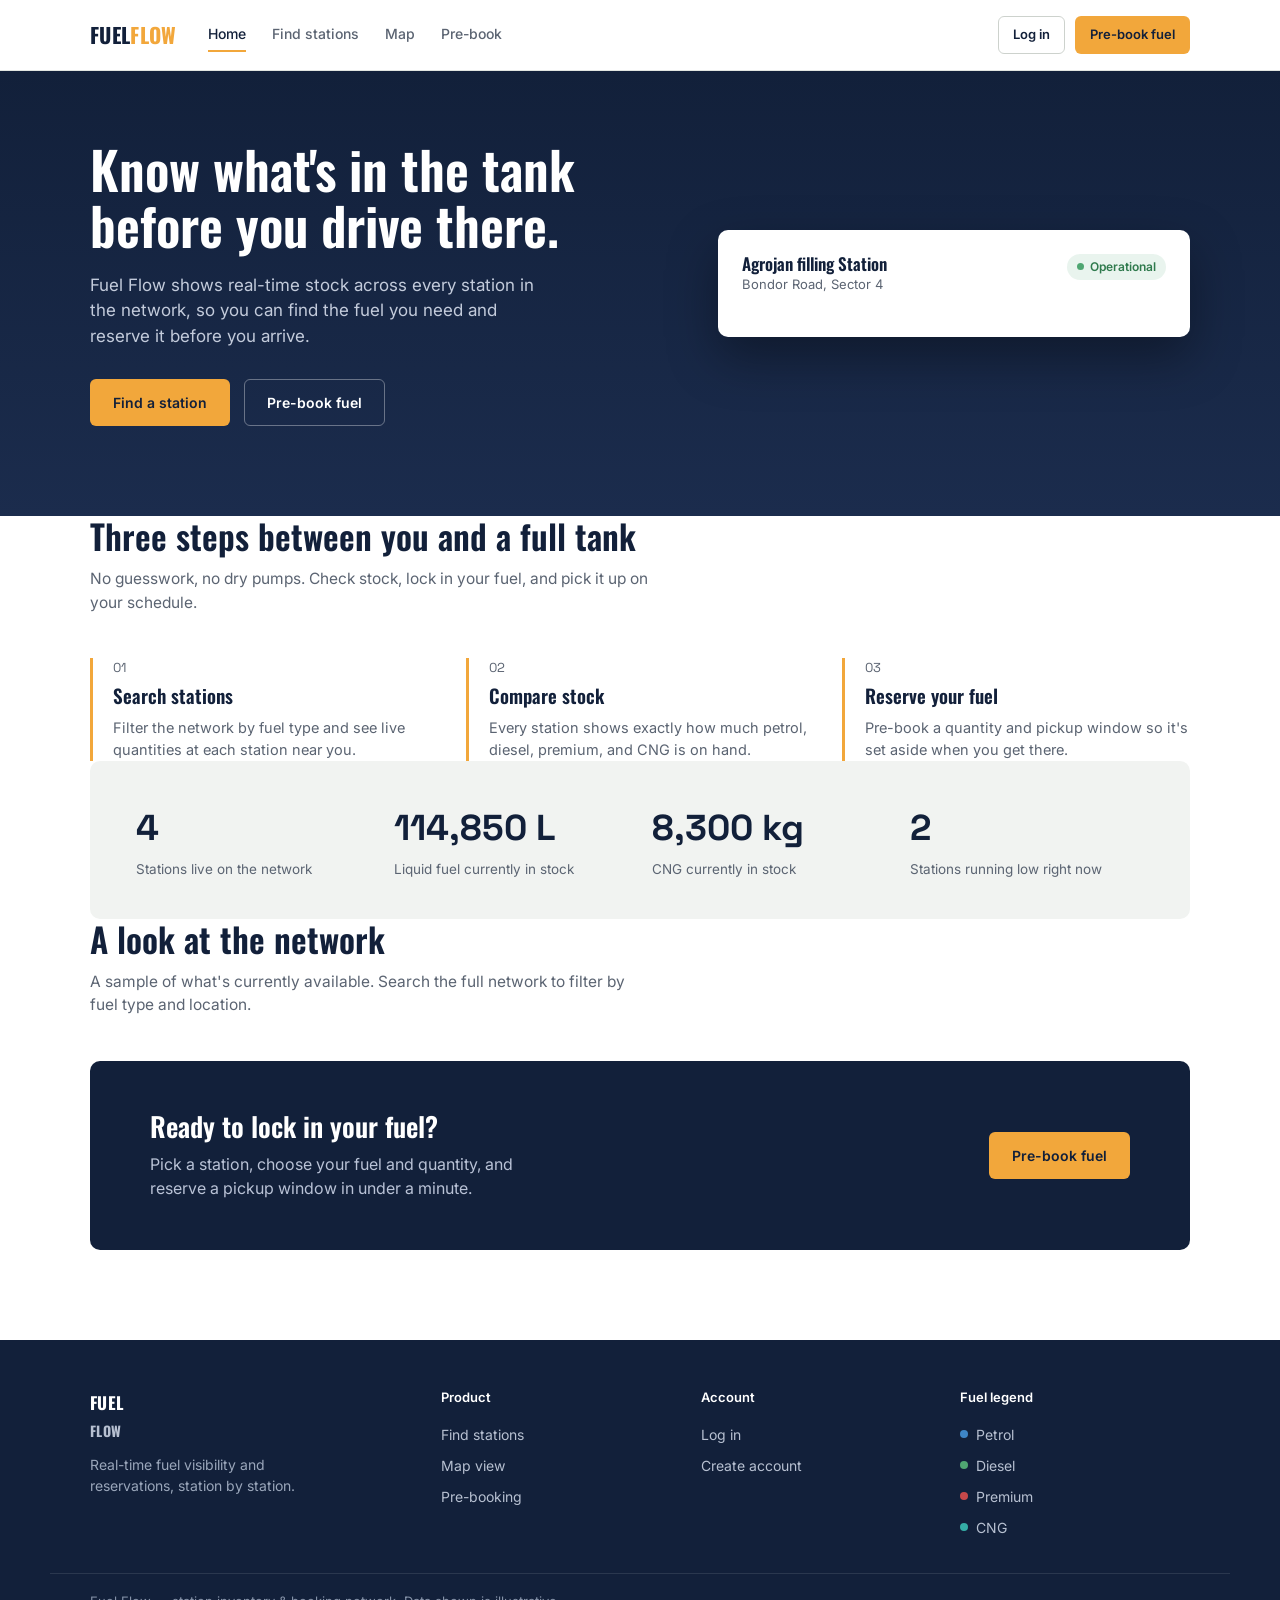
<file: index.html>
<!DOCTYPE html>
<html lang="en">
<head>
<meta charset="UTF-8">
<meta name="viewport" content="width=device-width, initial-scale=1.0">
<title>Fuel Flow — Know before you go</title>
<link rel="stylesheet" href="styles.css">
<style>
  .hero{
    background: linear-gradient(180deg, var(--ink) 0%, var(--ink-2) 100%);
    color: #fff;
    padding: 70px 0 90px;
  }
  .hero-grid{
    display: grid;
    grid-template-columns: 1.1fr 0.9fr;
    gap: 50px;
    align-items: center;
  }
  .hero h1{
    font-size: clamp(34px, 4.5vw, 52px);
    line-height: 1.08;
    margin-bottom: 20px;
  }
  .hero p.lead{
    font-size: 17px;
    color: #c3cbdb;
    max-width: 460px;
    margin-bottom: 30px;
  }
  .hero-actions{ display: flex; gap: 14px; flex-wrap: wrap; }

  .hero-card{
    background: #fff;
    color: var(--ink);
    border-radius: var(--radius-m);
    padding: 24px;
    box-shadow: 0 20px 50px rgba(0,0,0,0.35);
  }
  .hero-card-head{ display: flex; justify-content: space-between; align-items: flex-start; margin-bottom: 18px; }
  .hero-card-head h3{ font-size: 17px; }
  .hero-card-head .loc{ font-size: 13px; color: var(--muted); margin-top: 2px; }
  .hero-tanks{ display: flex; justify-content: space-between; gap: 10px; }

  section{ padding: 80px 0; }
  .section-head{ max-width: 560px; margin-bottom: 44px; }
  .section-head h2{ font-size: clamp(26px, 3vw, 34px); margin-bottom: 12px; }
  .section-head p{ color: var(--muted); font-size: 15.5px; }

  .steps{ display: grid; grid-template-columns: repeat(3, 1fr); gap: 28px; }
  .step{ border-left: 3px solid var(--amber); padding-left: 20px; }
  .step .num{ font-family: 'Space Grotesk', monospace; font-size: 13px; color: var(--muted); }
  .step h3{ font-size: 19px; margin: 8px 0 10px; }
  .step p{ color: var(--muted); font-size: 14.5px; }

  .stats{
    background: var(--paper-alt);
    border-radius: var(--radius-m);
    padding: 40px clamp(20px, 4vw, 46px);
    display: grid;
    grid-template-columns: repeat(4, 1fr);
    gap: 24px;
  }
  .stat .num{ font-family: 'Space Grotesk', monospace; font-size: clamp(26px, 3vw, 36px); font-weight: 700; }
  .stat .label{ font-size: 13.5px; color: var(--muted); margin-top: 4px; }

  .stations-preview{ display: grid; grid-template-columns: repeat(3, 1fr); gap: 22px; }
  .preview-card{
    border: 1px solid var(--line);
    border-radius: var(--radius-m);
    padding: 22px;
  }
  .preview-card .top-row{ display: flex; justify-content: space-between; align-items: flex-start; margin-bottom: 16px; }
  .preview-card h3{ font-size: 17px; margin-bottom: 3px; }
  .preview-card .loc{ font-size: 13px; color: var(--muted); }
  .preview-fuels{ display: flex; flex-wrap: wrap; gap: 8px; margin-bottom: 16px; }

  .cta-banner{
    background: var(--ink);
    color: #fff;
    border-radius: var(--radius-m);
    padding: 50px clamp(24px, 5vw, 60px);
    display: flex;
    justify-content: space-between;
    align-items: center;
    gap: 30px;
    flex-wrap: wrap;
  }
  .cta-banner h2{ font-size: 27px; max-width: 420px; }
  .cta-banner p{ color: #b9c2d6; margin-top: 10px; max-width: 420px; }

  @media (max-width: 900px){
    .hero-grid{ grid-template-columns: 1fr; }
    .steps, .stations-preview{ grid-template-columns: 1fr; }
    .stats{ grid-template-columns: repeat(2, 1fr); }
  }
</style>
</head>
<body>

<header class="site-header">
  <div class="nav-wrap" id="navWrap">
    <a href="index.html" class="brand-mark">FUEL<span class="accent">FLOW</span></a>
    <nav class="site-nav">
      <a href="index.html" class="current">Home</a>
      <a href="search.html">Find stations</a>
      <a href="map.html">Map</a>
      <a href="prebook.html">Pre-book</a>
    </nav>
    <div class="nav-actions">
      <a href="login.html" class="btn btn-ghost btn-sm">Log in</a>
      <a href="prebook.html" class="btn btn-amber btn-sm">Pre-book fuel</a>
    </div>
    <button class="nav-toggle" id="navToggle">☰</button>
  </div>
</header>

<section class="hero">
  <div class="container hero-grid">
    <div>
      <h1>Know what's in the tank before you drive there.</h1>
      <p class="lead">Fuel Flow shows real-time stock across every station in the network, so you can find the fuel you need and reserve it before you arrive.</p>
      <div class="hero-actions">
        <a href="search.html" class="btn btn-amber">Find a station</a>
        <a href="prebook.html" class="btn btn-ghost-light">Pre-book fuel</a>
      </div>
    </div>
    <div class="hero-card" id="heroCard">
      <div class="hero-card-head">
        <div>
          <h3>Agrojan filling Station</h3>
          <div class="loc">Bondor Road, Sector 4</div>
        </div>
        <span class="status-pill ok"><span class="dot"></span>Operational</span>
      </div>
      <div class="hero-tanks" id="heroTanks"></div>
    </div>
  </div>
</section>

<section class="container">
  <div class="section-head">
    <h2>Three steps between you and a full tank</h2>
    <p>No guesswork, no dry pumps. Check stock, lock in your fuel, and pick it up on your schedule.</p>
  </div>
  <div class="steps">
    <div class="step">
      <div class="num">01</div>
      <h3>Search stations</h3>
      <p>Filter the network by fuel type and see live quantities at each station near you.</p>
    </div>
    <div class="step">
      <div class="num">02</div>
      <h3>Compare stock</h3>
      <p>Every station shows exactly how much petrol, diesel, premium, and CNG is on hand.</p>
    </div>
    <div class="step">
      <div class="num">03</div>
      <h3>Reserve your fuel</h3>
      <p>Pre-book a quantity and pickup window so it's set aside when you get there.</p>
    </div>
  </div>
</section>

<section class="container">
  <div class="stats">
    <div class="stat">
      <div class="num">4</div>
      <div class="label">Stations live on the network</div>
    </div>
    <div class="stat">
      <div class="num">114,850 L</div>
      <div class="label">Liquid fuel currently in stock</div>
    </div>
    <div class="stat">
      <div class="num">8,300 kg</div>
      <div class="label">CNG currently in stock</div>
    </div>
    <div class="stat">
      <div class="num">2</div>
      <div class="label">Stations running low right now</div>
    </div>
  </div>
</section>

<section class="container">
  <div class="section-head">
    <h2>A look at the network</h2>
    <p>A sample of what's currently available. Search the full network to filter by fuel type and location.</p>
  </div>
  <div class="stations-preview" id="stationsPreview"></div>
</section>

<section class="container">
  <div class="cta-banner">
    <div>
      <h2>Ready to lock in your fuel?</h2>
      <p>Pick a station, choose your fuel and quantity, and reserve a pickup window in under a minute.</p>
    </div>
    <a href="prebook.html" class="btn btn-amber">Pre-book fuel</a>
  </div>
</section>

<footer class="site-footer">
  <div class="footer-grid">
    <div>
      <div class="brand-mark small" style="color:#fff">FUEL<span class="accent">FLOW</span></div>
      <p>Real-time fuel visibility and reservations, station by station.</p>
    </div>
    <div>
      <h4>Product</h4>
      <a href="search.html">Find stations</a>
      <a href="map.html">Map view</a>
      <a href="prebook.html">Pre-booking</a>
    </div>
    <div>
      <h4>Account</h4>
      <a href="login.html">Log in</a>
      <a href="login.html#signup">Create account</a>
    </div>
    <div>
      <h4>Fuel legend</h4>
      <span><i style="background:#3e86c7"></i>Petrol</span>
      <span><i style="background:#4fa672"></i>Diesel</span>
      <span><i style="background:#c6484a"></i>Premium</span>
      <span><i style="background:#35ada6"></i>CNG</span>
    </div>
  </div>
  <div class="footer-bottom">Fuel Flow — station inventory & booking network. Data shown is illustrative.</div>
</footer>

<script src="data.js"></script>
<script>
  document.getElementById('navToggle').addEventListener('click', () => {
    document.getElementById('navWrap').classList.toggle('open');
  });

  // Hero card tanks (Riverside)
  const hero = STATIONS.find(s => s.id === 'riverside');
  const heroTanksEl = document.getElementById('heroTanks');
  hero.tanks.forEach(t => {
    const meta = FUEL_META[t.fuel];
    const pct = Math.round((t.qty / t.cap) * 100);
    const div = document.createElement('div');
    div.className = 'tank-unit';
    div.innerHTML = `
      <div class="tank"><div class="tank-fill" data-pct="${pct}" style="--fuel-color:${meta.color}"></div></div>
      <div class="tank-label">${meta.label}</div>
      <div class="tank-pct">${t.qty.toLocaleString()} ${meta.unit}</div>
    `;
    heroTanksEl.appendChild(div);
  });

  // Station preview cards (first 3)
  const previewEl = document.getElementById('stationsPreview');
  STATIONS.slice(0, 3).forEach(s => {
    const status = stationStatus(s);
    const card = document.createElement('div');
    card.className = 'preview-card';
    const fuelsHtml = s.tanks.map(t => {
      const meta = FUEL_META[t.fuel];
      return `<span class="fuel-chip"><span class="swatch" style="background:${meta.color}"></span>${meta.label}<span class="fqty">${t.qty.toLocaleString()} ${meta.unit}</span></span>`;
    }).join('');
    card.innerHTML = `
      <div class="top-row">
        <div>
          <h3>${s.name}</h3>
          <div class="loc">${s.address}</div>
        </div>
        <span class="status-pill ${status}"><span class="dot"></span>${status === 'ok' ? 'Operational' : 'Low stock'}</span>
      </div>
      <div class="preview-fuels">${fuelsHtml}</div>
      <a href="prebook.html?station=${s.id}" class="btn btn-ghost btn-sm btn-block">Pre-book here</a>
    `;
    previewEl.appendChild(card);
  });

  requestAnimationFrame(() => {
    setTimeout(() => {
      document.querySelectorAll('.tank-fill').forEach(el => el.style.height = el.dataset.pct + '%');
    }, 150);
  });
</script>

</body>
</html>
</file>
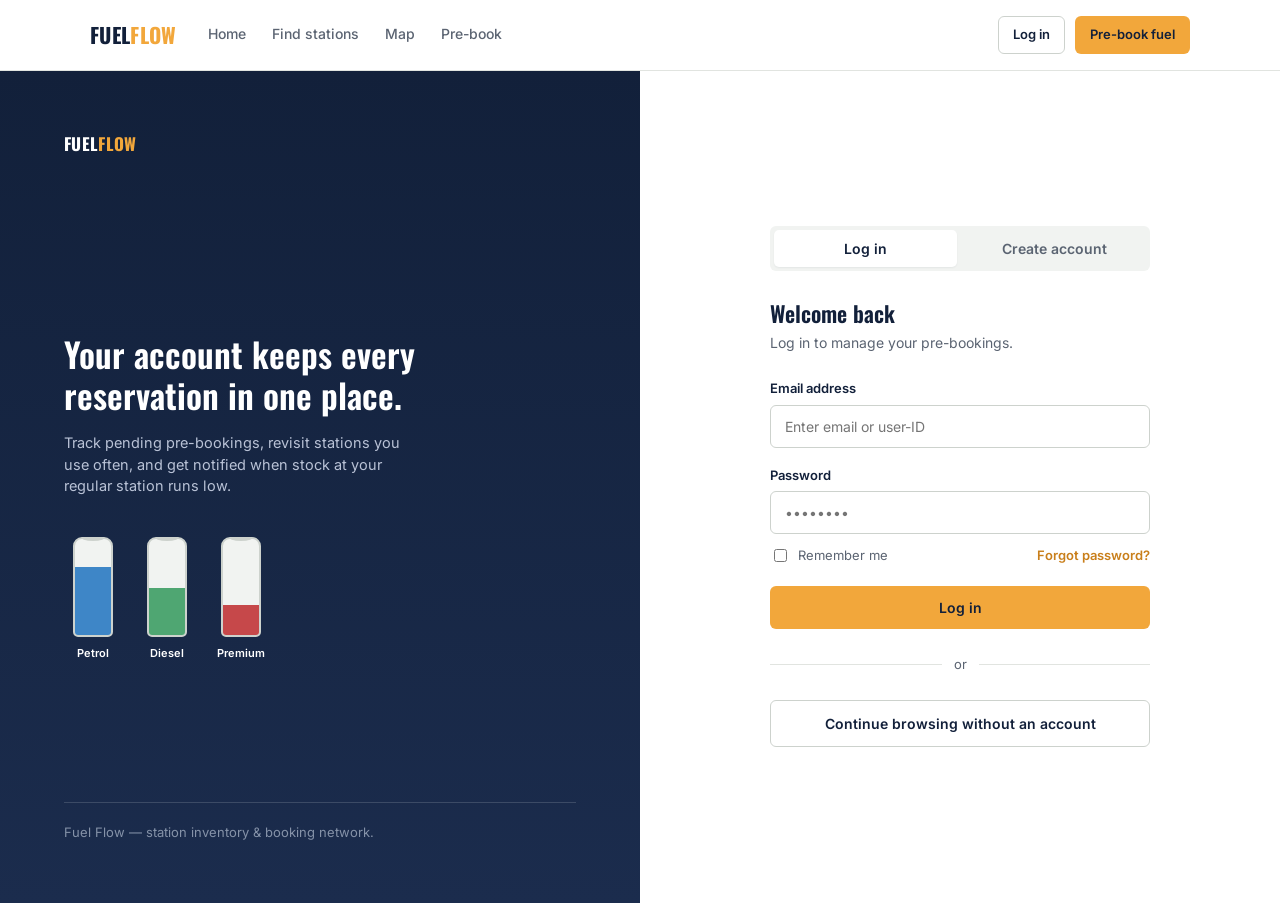
<file: login.html>
<!DOCTYPE html>
<html lang="en">
<head>
<meta charset="UTF-8">
<meta name="viewport" content="width=device-width, initial-scale=1.0">
<title>Fuel Flow — Log in</title>
<link rel="stylesheet" href="styles.css">
<style>
  .auth-wrap{
    min-height: calc(100vh - 68px);
    display: grid;
    grid-template-columns: 1fr 1fr;
  }
  .auth-side{
    background: linear-gradient(180deg, var(--ink), var(--ink-2));
    color: #fff;
    padding: 60px clamp(30px, 5vw, 70px);
    display: flex;
    flex-direction: column;
    justify-content: space-between;
  }
  .auth-side h1{ font-size: clamp(26px, 3vw, 34px); line-height: 1.2; margin: 30px 0 16px; max-width: 380px; }
  .auth-side p{ color: #b9c2d6; max-width: 340px; font-size: 14.5px; }
  .auth-side .tanks-row{ display: flex; gap: 16px; margin-top: 40px; }
  .auth-side .quote{ font-size: 13px; color: #8592a8; border-top: 1px solid rgba(255,255,255,0.15); padding-top: 20px; }

  .auth-form-side{
    display: flex;
    align-items: center;
    justify-content: center;
    padding: 60px 30px;
  }
  .auth-card{ width: 100%; max-width: 380px; }
  .tabs{ display: flex; gap: 6px; margin-bottom: 30px; background: var(--paper-alt); border-radius: var(--radius-s); padding: 4px; }
  .tab-btn{
    flex: 1; padding: 10px; border: none; background: transparent; border-radius: 5px;
    font-size: 14px; font-weight: 600; color: var(--muted); cursor: pointer;
  }
  .tab-btn.active{ background: #fff; color: var(--ink); box-shadow: var(--shadow-card); }

  .auth-card h2{ font-size: 22px; margin-bottom: 6px; }
  .auth-card .sub{ font-size: 14px; color: var(--muted); margin-bottom: 26px; }

  .form-panel{ display: none; }
  .form-panel.active{ display: block; }

  .row-between{ display: flex; justify-content: space-between; align-items: center; font-size: 13px; margin: -6px 0 20px; }
  .row-between a{ color: var(--amber-dark); font-weight: 600; }
  .checkbox-line{ display: flex; align-items: center; gap: 8px; color: var(--muted); }

  .divider{ display: flex; align-items: center; gap: 12px; margin: 26px 0; color: var(--muted); font-size: 13px; }
  .divider::before, .divider::after{ content: ""; flex: 1; height: 1px; background: var(--line); }

  .confirm-box{
    display: none;
    border: 1px solid var(--line);
    background: var(--paper-alt);
    border-radius: var(--radius-m);
    padding: 20px;
    font-size: 14px;
    margin-top: 20px;
  }
  .confirm-box.show{ display: block; }

  @media (max-width: 820px){
    .auth-wrap{ grid-template-columns: 1fr; }
    .auth-side{ padding: 40px 24px; }
  }
</style>
</head>
<body>

<header class="site-header">
  <div class="nav-wrap" id="navWrap">
    <a href="index.html" class="brand-mark">FUEL<span class="accent">FLOW</span></a>
    <nav class="site-nav">
      <a href="index.html">Home</a>
      <a href="search.html">Find stations</a>
      <a href="map.html">Map</a>
      <a href="prebook.html">Pre-book</a>
    </nav>
    <div class="nav-actions">
      <a href="login.html" class="btn btn-ghost btn-sm">Log in</a>
      <a href="prebook.html" class="btn btn-amber btn-sm">Pre-book fuel</a>
    </div>
    <button class="nav-toggle" id="navToggle">☰</button>
  </div>
</header>

<div class="auth-wrap">
  <div class="auth-side">
    <div class="brand-mark small" style="color:#fff">FUEL<span class="accent">FLOW</span></div>
    <div>
      <h1>Your account keeps every reservation in one place.</h1>
      <p>Track pending pre-bookings, revisit stations you use often, and get notified when stock at your regular station runs low.</p>
      <div class="tanks-row">
        <div class="tank-unit">
          <div class="tank"><div class="tank-fill" data-pct="71" style="--fuel-color:#3e86c7"></div></div>
          <div class="tank-label" style="color:#fff">Petrol</div>
        </div>
        <div class="tank-unit">
          <div class="tank"><div class="tank-fill" data-pct="49" style="--fuel-color:#4fa672"></div></div>
          <div class="tank-label" style="color:#fff">Diesel</div>
        </div>
        <div class="tank-unit">
          <div class="tank"><div class="tank-fill" data-pct="31" style="--fuel-color:#c6484a"></div></div>
          <div class="tank-label" style="color:#fff">Premium</div>
        </div>
      </div>
    </div>
    <div class="quote">Fuel Flow — station inventory & booking network.</div>
  </div>

  <div class="auth-form-side">
    <div class="auth-card">
      <div class="tabs">
        <button class="tab-btn active" data-tab="login">Log in</button>
        <button class="tab-btn" data-tab="signup">Create account</button>
      </div>

      <div class="form-panel active" id="panel-login">
        <h2>Welcome back</h2>
        <div class="sub">Log in to manage your pre-bookings.</div>
        <form id="loginForm" novalidate>
          <div class="field">
            <label for="loginEmail">Email address</label>
            <input type="email" id="loginEmail" placeholder="Enter email or user-ID" required>
            <span class="error-text">Enter a valid email address.</span>
          </div>
          <div class="field">
            <label for="loginPassword">Password</label>
            <input type="password" id="loginPassword" placeholder="••••••••" required minlength="6">
            <span class="error-text">Password must be at least 6 characters.</span>
          </div>
          <div class="row-between">
            <label class="checkbox-line"><input type="checkbox"> Remember me</label>
            <a href="#">Forgot password?</a>
          </div>
          <button type="submit" class="btn btn-amber btn-block">Log in</button>
        </form>
        <div class="confirm-box" id="loginConfirm"></div>
      </div>

      <div class="form-panel" id="panel-signup">
        <h2>Create your account</h2>
        <div class="sub">Set up an account to start pre-booking fuel.</div>
        <form id="signupForm" novalidate>
          <div class="field">
            <label for="signupName">Full name</label>
            <input type="text" id="signupName" placeholder="Saikat Barua" required>
            <span class="error-text">Enter your name.</span>
          </div>
          <div class="field">
            <label for="signupEmail">Email address</label>
            <input type="email" id="signupEmail" placeholder="Enter email " required>
            <span class="error-text">Enter a valid email address.</span>
          </div>
          <div class="field">
            <label for="signupPhone">Phone number</label>
            <input type="tel" id="signupPhone" placeholder="(+880) 0000-000000" required>
            <span class="error-text">Enter a valid phone number.</span>
          </div>
          <div class="field">
            <label for="signupPassword">Password</label>
            <input type="password" id="signupPassword" placeholder="Create a password" required minlength="6">
            <span class="error-text">Password must be at least 6 characters.</span>
          </div>
          <button type="submit" class="btn btn-amber btn-block">Create account</button>
        </form>
        <div class="confirm-box" id="signupConfirm"></div>
      </div>

      <div class="divider">or</div>
      <a href="search.html" class="btn btn-ghost btn-block">Continue browsing without an account</a>
    </div>
  </div>
</div>

<script>
  document.getElementById('navToggle').addEventListener('click', () => {
    document.getElementById('navWrap').classList.toggle('open');
  });

  // Tab switching
  document.querySelectorAll('.tab-btn').forEach(btn => {
    btn.addEventListener('click', () => {
      document.querySelectorAll('.tab-btn').forEach(b => b.classList.remove('active'));
      document.querySelectorAll('.form-panel').forEach(p => p.classList.remove('active'));
      btn.classList.add('active');
      document.getElementById('panel-' + btn.dataset.tab).classList.add('active');
    });
  });

  if(window.location.hash === '#signup'){
    document.querySelector('[data-tab="signup"]').click();
  }

  function validateField(input, condition){
    const field = input.closest('.field');
    field.classList.toggle('invalid', !condition);
    return condition;
  }

  document.getElementById('loginForm').addEventListener('submit', (e) => {
    e.preventDefault();
    const email = document.getElementById('loginEmail');
    const pass = document.getElementById('loginPassword');
    const emailOk = validateField(email, /\S+@\S+\.\S+/.test(email.value));
    const passOk = validateField(pass, pass.value.length >= 6);
    const box = document.getElementById('loginConfirm');
    if(emailOk && passOk){
      box.classList.add('show');
      box.innerHTML = `This is a design preview — no account system is connected yet. In a live version, <strong>${email.value}</strong> would now be logged in.`;
    } else {
      box.classList.remove('show');
    }
  });

  document.getElementById('signupForm').addEventListener('submit', (e) => {
    e.preventDefault();
    const name = document.getElementById('signupName');
    const email = document.getElementById('signupEmail');
    const phone = document.getElementById('signupPhone');
    const pass = document.getElementById('signupPassword');
    const nameOk = validateField(name, name.value.trim().length > 1);
    const emailOk = validateField(email, /\S+@\S+\.\S+/.test(email.value));
    const phoneOk = validateField(phone, phone.value.replace(/\D/g,'').length >= 7);
    const passOk = validateField(pass, pass.value.length >= 6);
    const box = document.getElementById('signupConfirm');
    if(nameOk && emailOk && phoneOk && passOk){
      box.classList.add('show');
      box.innerHTML = `This is a design preview — no account system is connected yet. In a live version, an account would now be created for <strong>${name.value}</strong>.`;
    } else {
      box.classList.remove('show');
    }
  });

  requestAnimationFrame(() => {
    setTimeout(() => {
      document.querySelectorAll('.tank-fill').forEach(el => el.style.height = el.dataset.pct + '%');
    }, 150);
  });
</script>

</body>
</html>
</file>
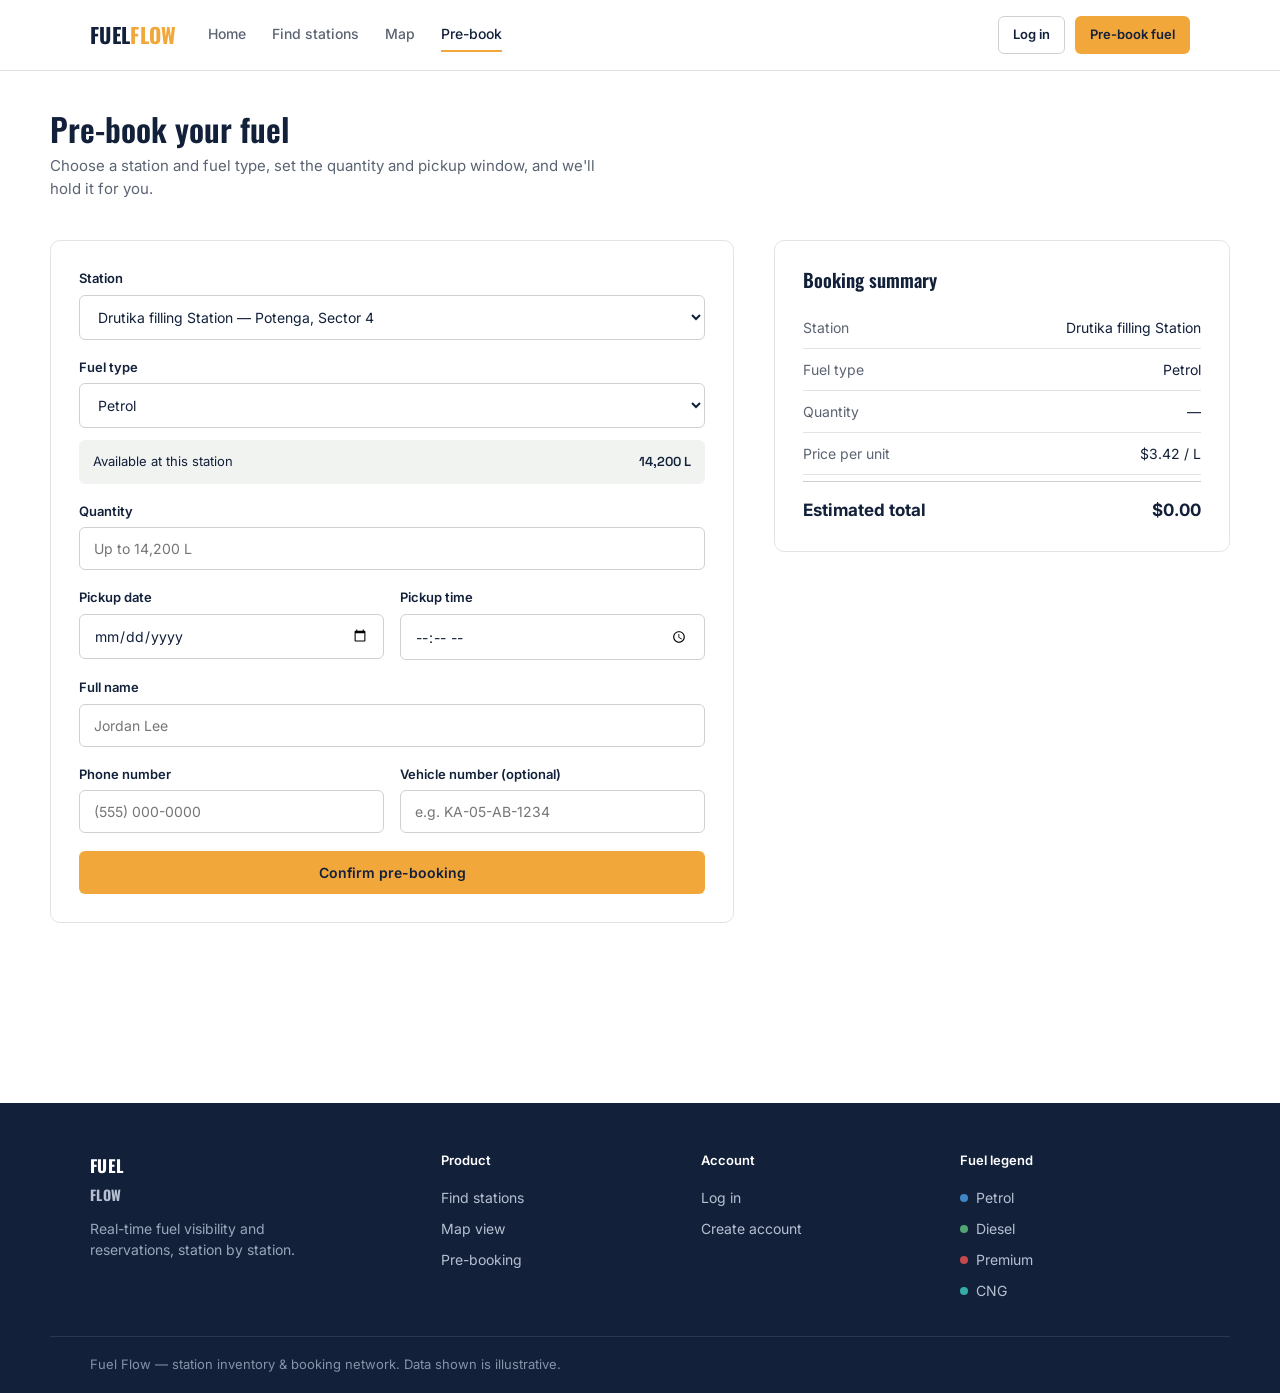
<file: prebook.html>
<!DOCTYPE html>
<html lang="en">
<head>
<meta charset="UTF-8">
<meta name="viewport" content="width=device-width, initial-scale=1.0">
<title>Fuel Flow — Pre-book fuel</title>
<link rel="stylesheet" href="styles.css">
<style>
  .prebook-head{ padding: 40px 0 10px; }
  .prebook-head h1{ font-size: clamp(24px, 3vw, 32px); margin-bottom: 8px; }
  .prebook-head p{ color: var(--muted); font-size: 15px; max-width: 560px; }

  .prebook-layout{
    display: grid;
    grid-template-columns: 1.2fr 0.8fr;
    gap: 40px;
    padding: 30px 0 90px;
    align-items: start;
  }

  .panel{
    border: 1px solid var(--line);
    border-radius: var(--radius-m);
    padding: 28px;
  }

  .stock-note{
    display: flex; justify-content: space-between; align-items: center;
    background: var(--paper-alt);
    border-radius: var(--radius-s);
    padding: 12px 14px;
    font-size: 13px;
    margin-top: -6px;
    margin-bottom: 18px;
  }
  .stock-note .fqty{ font-family: 'Space Grotesk', monospace; font-weight: 600; }

  .summary-panel{ position: sticky; top: 90px; }
  .summary-row{ display: flex; justify-content: space-between; font-size: 14px; padding: 10px 0; border-bottom: 1px solid var(--line); }
  .summary-row:last-of-type{ border-bottom: none; }
  .summary-row .label{ color: var(--muted); }
  .summary-total{ display: flex; justify-content: space-between; font-size: 17px; font-weight: 700; padding-top: 16px; margin-top: 6px; border-top: 1px solid var(--line-strong); }

  .ticket{
    display: none;
    border: 1px dashed var(--line-strong);
    border-radius: var(--radius-m);
    padding: 24px;
    margin-top: 20px;
    background: var(--paper-alt);
  }
  .ticket.show{ display: block; }
  .ticket h3{ font-size: 16px; margin-bottom: 4px; }
  .ticket .ref{ font-family: 'Space Grotesk', monospace; font-size: 13px; color: var(--muted); margin-bottom: 16px; }
  .ticket-row{ display: flex; justify-content: space-between; font-size: 13.5px; padding: 6px 0; }
  .ticket-row .label{ color: var(--muted); }

  @media (max-width: 900px){
    .prebook-layout{ grid-template-columns: 1fr; }
    .summary-panel{ position: static; }
  }
</style>
</head>
<body>

<header class="site-header">
  <div class="nav-wrap" id="navWrap">
    <a href="index.html" class="brand-mark">FUEL<span class="accent">FLOW</span></a>
    <nav class="site-nav">
      <a href="index.html">Home</a>
      <a href="search.html">Find stations</a>
      <a href="map.html">Map</a>
      <a href="prebook.html" class="current">Pre-book</a>
    </nav>
    <div class="nav-actions">
      <a href="login.html" class="btn btn-ghost btn-sm">Log in</a>
      <a href="prebook.html" class="btn btn-amber btn-sm">Pre-book fuel</a>
    </div>
    <button class="nav-toggle" id="navToggle">☰</button>
  </div>
</header>

<div class="container prebook-head">
  <h1>Pre-book your fuel</h1>
  <p>Choose a station and fuel type, set the quantity and pickup window, and we'll hold it for you.</p>
</div>

<div class="container prebook-layout">
  <div class="panel">
    <form id="prebookForm" novalidate>
      <div class="field">
        <label for="stationSelect">Station</label>
        <select id="stationSelect" required></select>
      </div>

      <div class="field">
        <label for="fuelSelect">Fuel type</label>
        <select id="fuelSelect" required></select>
      </div>

      <div class="stock-note" id="stockNote"></div>

      <div class="field" id="qtyField">
        <label for="qtyInput">Quantity</label>
        <input type="number" id="qtyInput" min="1" placeholder="e.g. 20" required>
        <span class="error-text" id="qtyError">Enter a quantity within the available stock.</span>
      </div>

      <div class="field-row">
        <div class="field">
          <label for="dateInput">Pickup date</label>
          <input type="date" id="dateInput" required>
        </div>
        <div class="field">
          <label for="timeInput">Pickup time</label>
          <input type="time" id="timeInput" required>
        </div>
      </div>

      <div class="field">
        <label for="nameInput">Full name</label>
        <input type="text" id="nameInput" placeholder="Jordan Lee" required>
      </div>

      <div class="field-row">
        <div class="field">
          <label for="phoneInput">Phone number</label>
          <input type="tel" id="phoneInput" placeholder="(555) 000-0000" required>
        </div>
        <div class="field">
          <label for="vehicleInput">Vehicle number (optional)</label>
          <input type="text" id="vehicleInput" placeholder="e.g. KA-05-AB-1234">
        </div>
      </div>

      <button type="submit" class="btn btn-amber btn-block">Confirm pre-booking</button>
    </form>
  </div>

  <div>
    <div class="panel summary-panel">
      <h3 style="margin-bottom:16px;">Booking summary</h3>
      <div class="summary-row"><span class="label">Station</span><span id="sumStation">—</span></div>
      <div class="summary-row"><span class="label">Fuel type</span><span id="sumFuel">—</span></div>
      <div class="summary-row"><span class="label">Quantity</span><span id="sumQty">—</span></div>
      <div class="summary-row"><span class="label">Price per unit</span><span id="sumPrice">—</span></div>
      <div class="summary-total"><span>Estimated total</span><span id="sumTotal">$0.00</span></div>

      <div class="ticket" id="ticket">
        <h3>Booking confirmed</h3>
        <div class="ref" id="ticketRef"></div>
        <div class="ticket-row"><span class="label">Station</span><span id="ticketStation"></span></div>
        <div class="ticket-row"><span class="label">Fuel</span><span id="ticketFuel"></span></div>
        <div class="ticket-row"><span class="label">Pickup</span><span id="ticketPickup"></span></div>
        <div class="ticket-row"><span class="label">Name</span><span id="ticketName"></span></div>
      </div>
    </div>
  </div>
</div>

<footer class="site-footer">
  <div class="footer-grid">
    <div>
      <div class="brand-mark small" style="color:#fff">FUEL<span class="accent">FLOW</span></div>
      <p>Real-time fuel visibility and reservations, station by station.</p>
    </div>
    <div>
      <h4>Product</h4>
      <a href="search.html">Find stations</a>
      <a href="map.html">Map view</a>
      <a href="prebook.html">Pre-booking</a>
    </div>
    <div>
      <h4>Account</h4>
      <a href="login.html">Log in</a>
      <a href="login.html#signup">Create account</a>
    </div>
    <div>
      <h4>Fuel legend</h4>
      <span><i style="background:#3e86c7"></i>Petrol</span>
      <span><i style="background:#4fa672"></i>Diesel</span>
      <span><i style="background:#c6484a"></i>Premium</span>
      <span><i style="background:#35ada6"></i>CNG</span>
    </div>
  </div>
  <div class="footer-bottom">Fuel Flow — station inventory & booking network. Data shown is illustrative.</div>
</footer>

<script src="data.js"></script>
<script>
  document.getElementById('navToggle').addEventListener('click', () => {
    document.getElementById('navWrap').classList.toggle('open');
  });

  const stationSelect = document.getElementById('stationSelect');
  const fuelSelect = document.getElementById('fuelSelect');
  const qtyInput = document.getElementById('qtyInput');
  const stockNote = document.getElementById('stockNote');

  STATIONS.forEach(s => {
    const opt = document.createElement('option');
    opt.value = s.id;
    opt.textContent = `${s.name} — ${s.address}`;
    stationSelect.appendChild(opt);
  });

  // Preselect station from ?station= query param
  const params = new URLSearchParams(window.location.search);
  const preselect = params.get('station');
  if(preselect && STATIONS.some(s => s.id === preselect)){
    stationSelect.value = preselect;
  }

  function currentStation(){
    return STATIONS.find(s => s.id === stationSelect.value);
  }
  function currentTank(){
    const st = currentStation();
    return st.tanks.find(t => t.fuel === fuelSelect.value);
  }

  function populateFuels(){
    const st = currentStation();
    fuelSelect.innerHTML = '';
    st.tanks.forEach(t => {
      const meta = FUEL_META[t.fuel];
      const opt = document.createElement('option');
      opt.value = t.fuel;
      opt.textContent = meta.label;
      fuelSelect.appendChild(opt);
    });
    updateStockNote();
  }

  function updateStockNote(){
    const t = currentTank();
    const meta = FUEL_META[t.fuel];
    stockNote.innerHTML = `<span>Available at this station</span><span class="fqty">${t.qty.toLocaleString()} ${meta.unit}</span>`;
    qtyInput.max = t.qty;
    qtyInput.placeholder = `Up to ${t.qty.toLocaleString()} ${meta.unit}`;
    updateSummary();
  }

  function updateSummary(){
    const st = currentStation();
    const t = currentTank();
    const meta = FUEL_META[t.fuel];
    const qty = parseFloat(qtyInput.value) || 0;
    document.getElementById('sumStation').textContent = st.name;
    document.getElementById('sumFuel').textContent = meta.label;
    document.getElementById('sumQty').textContent = qty ? `${qty} ${meta.unit}` : '—';
    document.getElementById('sumPrice').textContent = `$${t.price.toFixed(2)} / ${meta.unit}`;
    document.getElementById('sumTotal').textContent = `$${(qty * t.price).toFixed(2)}`;
  }

  stationSelect.addEventListener('change', populateFuels);
  fuelSelect.addEventListener('change', updateStockNote);
  qtyInput.addEventListener('input', updateSummary);

  populateFuels();

  document.getElementById('prebookForm').addEventListener('submit', (e) => {
    e.preventDefault();
    const t = currentTank();
    const qtyField = document.getElementById('qtyField');
    const qty = parseFloat(qtyInput.value);
    const qtyOk = qty > 0 && qty <= t.qty;
    qtyField.classList.toggle('invalid', !qtyOk);
    if(!qtyOk) return;

    const st = currentStation();
    const meta = FUEL_META[t.fuel];
    const date = document.getElementById('dateInput').value;
    const time = document.getElementById('timeInput').value;
    const name = document.getElementById('nameInput').value || 'Guest';

    const ref = 'FF-' + Math.random().toString(36).slice(2, 8).toUpperCase();
    document.getElementById('ticketRef').textContent = `Reference ${ref}`;
    document.getElementById('ticketStation').textContent = st.name;
    document.getElementById('ticketFuel').textContent = `${meta.label} · ${qty} ${meta.unit}`;
    document.getElementById('ticketPickup').textContent = (date || 'Date TBC') + ' at ' + (time || 'time TBC');
    document.getElementById('ticketName').textContent = name;
    document.getElementById('ticket').classList.add('show');
    document.getElementById('ticket').scrollIntoView({ behavior: 'smooth', block: 'nearest' });
  });
</script>

</body>
</html>
</file>
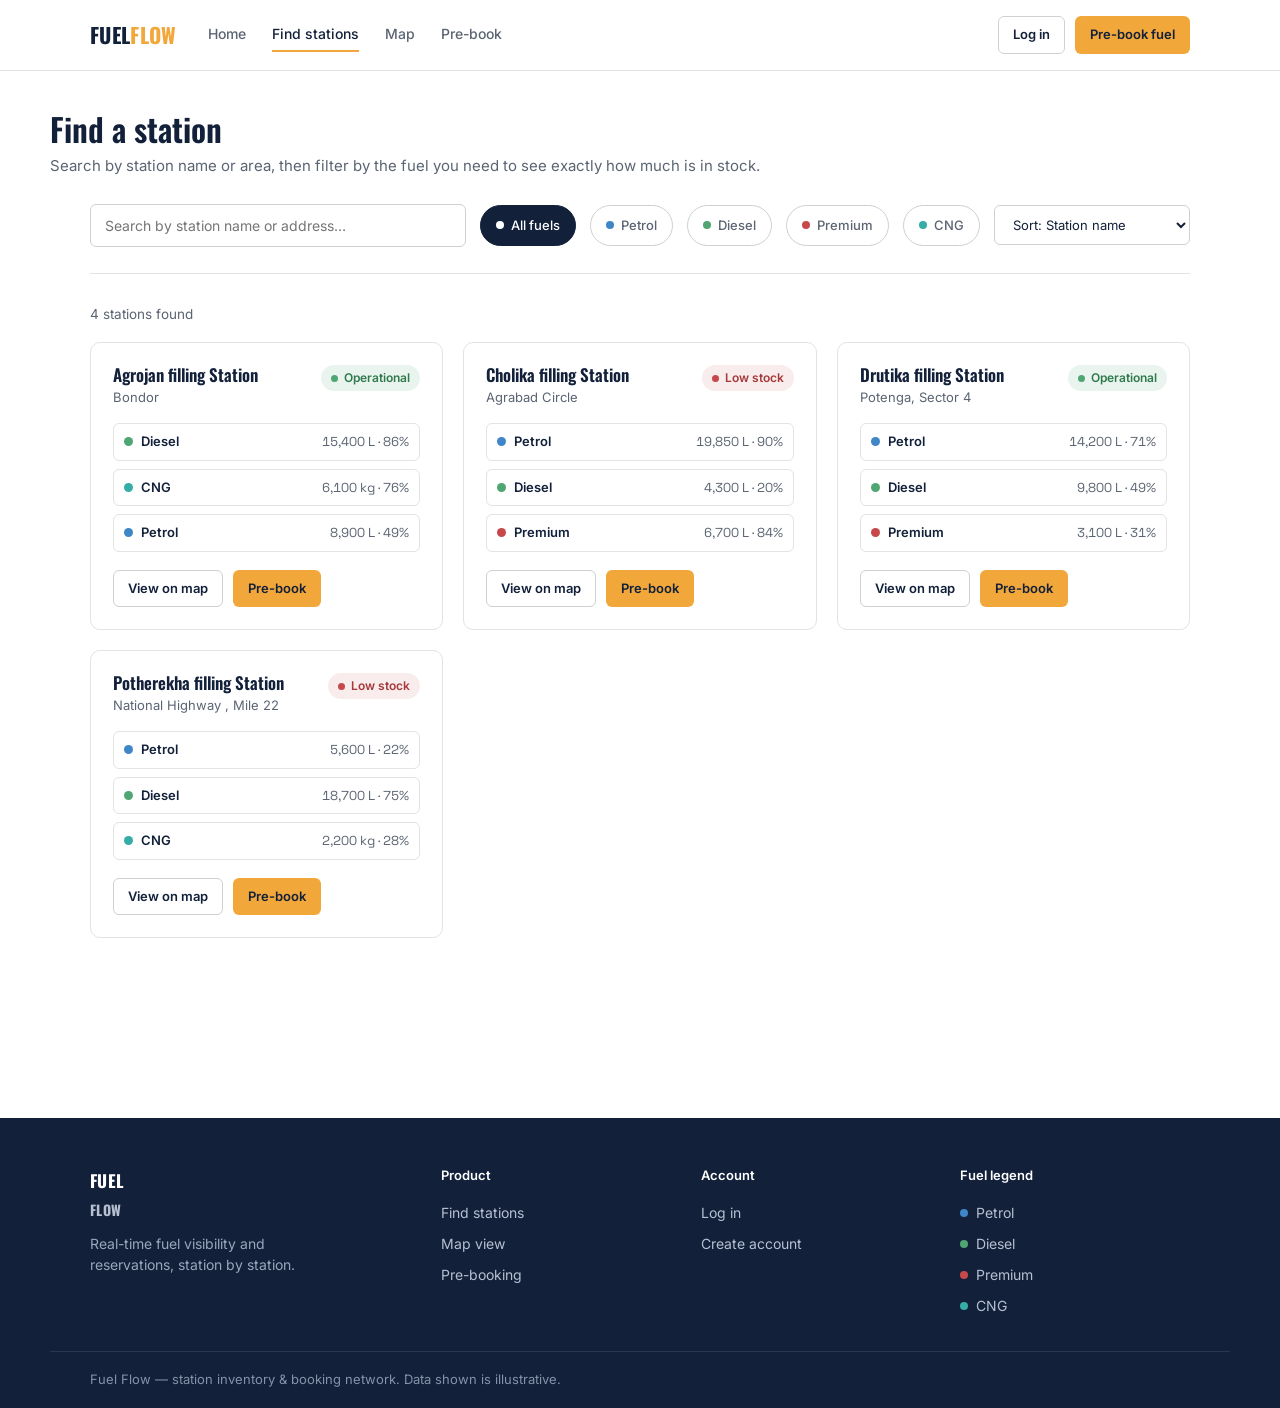
<file: search.html>
<!DOCTYPE html>
<html lang="en">
<head>
<meta charset="UTF-8">
<meta name="viewport" content="width=device-width, initial-scale=1.0">
<title>Fuel Flow — Find stations</title>
<link rel="stylesheet" href="styles.css">
<style>
  .search-head{ padding: 40px 0 26px; }
  .search-head h1{ font-size: clamp(24px, 3vw, 32px); margin-bottom: 8px; }
  .search-head p{ color: var(--muted); font-size: 15px; }

  .search-controls{
    display: flex;
    gap: 14px;
    flex-wrap: wrap;
    align-items: center;
    padding-bottom: 26px;
    border-bottom: 1px solid var(--line);
    margin-bottom: 30px;
  }
  .search-box{
    flex: 1;
    min-width: 220px;
    position: relative;
  }
  .search-box input{
    width: 100%;
    padding: 12px 14px;
    border: 1px solid var(--line-strong);
    border-radius: var(--radius-s);
    font-size: 14px;
  }
  .search-box input:focus{ outline: 2px solid var(--amber); outline-offset: 1px; }

  .chip-filter{
    display: flex; align-items: center; gap: 7px;
    font-size: 13px; font-weight: 500;
    padding: 10px 15px;
    border: 1px solid var(--line-strong);
    border-radius: 999px;
    background: #fff;
    cursor: pointer;
    color: var(--muted);
  }
  .chip-filter .dot{ width: 8px; height: 8px; border-radius: 50%; background: var(--dot-color, var(--muted)); }
  .chip-filter.active{ background: var(--ink); color: #fff; border-color: var(--ink); }
  .chip-filter.active .dot{ background: #fff; }

  select#sortSelect{
    padding: 10px 14px;
    border: 1px solid var(--line-strong);
    border-radius: var(--radius-s);
    font-size: 13px;
    color: var(--ink);
    background: #fff;
  }

  .results-meta{ font-size: 13.5px; color: var(--muted); margin-bottom: 18px; }

  .results-grid{
    display: grid;
    grid-template-columns: repeat(auto-fit, minmax(300px, 1fr));
    gap: 20px;
    padding-bottom: 90px;
  }

  .result-card{
    border: 1px solid var(--line);
    border-radius: var(--radius-m);
    padding: 22px;
    transition: opacity 0.2s ease;
  }
  .result-card.hidden{ display: none; }

  .result-top{ display: flex; justify-content: space-between; align-items: flex-start; gap: 10px; margin-bottom: 16px; }
  .result-top h3{ font-size: 17px; margin-bottom: 3px; }
  .result-top .loc{ font-size: 13px; color: var(--muted); }

  .result-fuels{ display: flex; flex-direction: column; gap: 8px; margin-bottom: 18px; }
  .result-actions{ display: flex; gap: 10px; }

  .empty-state{
    text-align: center;
    padding: 70px 20px;
    color: var(--muted);
    display: none;
  }
  .empty-state.show{ display: block; }
  .empty-state h3{ color: var(--ink); margin-bottom: 8px; }
</style>
</head>
<body>

<header class="site-header">
  <div class="nav-wrap" id="navWrap">
    <a href="index.html" class="brand-mark">FUEL<span class="accent">FLOW</span></a>
    <nav class="site-nav">
      <a href="index.html">Home</a>
      <a href="search.html" class="current">Find stations</a>
      <a href="map.html">Map</a>
      <a href="prebook.html">Pre-book</a>
    </nav>
    <div class="nav-actions">
      <a href="login.html" class="btn btn-ghost btn-sm">Log in</a>
      <a href="prebook.html" class="btn btn-amber btn-sm">Pre-book fuel</a>
    </div>
    <button class="nav-toggle" id="navToggle">☰</button>
  </div>
</header>

<div class="container search-head">
  <h1>Find a station</h1>
  <p>Search by station name or area, then filter by the fuel you need to see exactly how much is in stock.</p>
</div>

<div class="container">
  <div class="search-controls">
    <div class="search-box">
      <input type="text" id="searchInput" placeholder="Search by station name or address…">
    </div>
    <div class="chip-filter active" data-fuel="all"><span class="dot"></span>All fuels</div>
    <div class="chip-filter" data-fuel="petrol" style="--dot-color:#3e86c7"><span class="dot"></span>Petrol</div>
    <div class="chip-filter" data-fuel="diesel" style="--dot-color:#4fa672"><span class="dot"></span>Diesel</div>
    <div class="chip-filter" data-fuel="premium" style="--dot-color:#c6484a"><span class="dot"></span>Premium</div>
    <div class="chip-filter" data-fuel="cng" style="--dot-color:#35ada6"><span class="dot"></span>CNG</div>
    <select id="sortSelect">
      <option value="name">Sort: Station name</option>
      <option value="stock">Sort: Highest stock first</option>
      <option value="low">Sort: Lowest stock first</option>
    </select>
  </div>

  <div class="results-meta" id="resultsMeta"></div>
  <div class="results-grid" id="resultsGrid"></div>
  <div class="empty-state" id="emptyState">
    <h3>No stations match your search</h3>
    <p>Try a different name, or clear the fuel filter to see everything nearby.</p>
  </div>
</div>

<footer class="site-footer">
  <div class="footer-grid">
    <div>
      <div class="brand-mark small" style="color:#fff">FUEL<span class="accent">FLOW</span></div>
      <p>Real-time fuel visibility and reservations, station by station.</p>
    </div>
    <div>
      <h4>Product</h4>
      <a href="search.html">Find stations</a>
      <a href="map.html">Map view</a>
      <a href="prebook.html">Pre-booking</a>
    </div>
    <div>
      <h4>Account</h4>
      <a href="login.html">Log in</a>
      <a href="login.html#signup">Create account</a>
    </div>
    <div>
      <h4>Fuel legend</h4>
      <span><i style="background:#3e86c7"></i>Petrol</span>
      <span><i style="background:#4fa672"></i>Diesel</span>
      <span><i style="background:#c6484a"></i>Premium</span>
      <span><i style="background:#35ada6"></i>CNG</span>
    </div>
  </div>
  <div class="footer-bottom">Fuel Flow — station inventory & booking network. Data shown is illustrative.</div>
</footer>

<script src="data.js"></script>
<script>
  document.getElementById('navToggle').addEventListener('click', () => {
    document.getElementById('navWrap').classList.toggle('open');
  });

  const grid = document.getElementById('resultsGrid');
  const meta = document.getElementById('resultsMeta');
  const emptyState = document.getElementById('emptyState');
  let activeFuel = 'all';
  let sortMode = 'name';
  let query = '';

  function stationMaxPct(s){
    return Math.max(...s.tanks.map(t => (t.qty / t.cap) * 100));
  }
  function stationMinPct(s){
    return Math.min(...s.tanks.map(t => (t.qty / t.cap) * 100));
  }

  function renderResults(){
    let list = STATIONS.filter(s => {
      const matchesQuery = (s.name + ' ' + s.address).toLowerCase().includes(query.toLowerCase());
      const matchesFuel = activeFuel === 'all' || s.tanks.some(t => t.fuel === activeFuel);
      return matchesQuery && matchesFuel;
    });

    if(sortMode === 'name') list.sort((a,b) => a.name.localeCompare(b.name));
    if(sortMode === 'stock') list.sort((a,b) => stationMaxPct(b) - stationMaxPct(a));
    if(sortMode === 'low') list.sort((a,b) => stationMinPct(a) - stationMinPct(b));

    grid.innerHTML = '';
    meta.textContent = `${list.length} station${list.length === 1 ? '' : 's'} found`;
    emptyState.classList.toggle('show', list.length === 0);

    list.forEach(s => {
      const status = stationStatus(s);
      const tanksToShow = activeFuel === 'all' ? s.tanks : s.tanks.filter(t => t.fuel === activeFuel);
      const fuelRows = tanksToShow.map(t => {
        const meta = FUEL_META[t.fuel];
        const pct = Math.round((t.qty / t.cap) * 100);
        return `
          <div class="fuel-chip">
            <span class="swatch" style="background:${meta.color}"></span>
            <span class="fname">${meta.label}</span>
            <span class="fqty">${t.qty.toLocaleString()} ${meta.unit} · ${pct}%</span>
          </div>
        `;
      }).join('');

      const card = document.createElement('div');
      card.className = 'result-card';
      card.innerHTML = `
        <div class="result-top">
          <div>
            <h3>${s.name}</h3>
            <div class="loc">${s.address}</div>
          </div>
          <span class="status-pill ${status}"><span class="dot"></span>${status === 'ok' ? 'Operational' : 'Low stock'}</span>
        </div>
        <div class="result-fuels">${fuelRows}</div>
        <div class="result-actions">
          <a href="map.html" class="btn btn-ghost btn-sm">View on map</a>
          <a href="prebook.html?station=${s.id}" class="btn btn-amber btn-sm">Pre-book</a>
        </div>
      `;
      grid.appendChild(card);
    });
  }

  document.getElementById('searchInput').addEventListener('input', (e) => {
    query = e.target.value;
    renderResults();
  });

  document.querySelectorAll('.chip-filter').forEach(chip => {
    chip.addEventListener('click', () => {
      document.querySelectorAll('.chip-filter').forEach(c => c.classList.remove('active'));
      chip.classList.add('active');
      activeFuel = chip.dataset.fuel;
      renderResults();
    });
  });

  document.getElementById('sortSelect').addEventListener('change', (e) => {
    sortMode = e.target.value;
    renderResults();
  });

  renderResults();
</script>

</body>
</html>
</file>
<file: styles.css>
/* ==========================================================================
   FUEL FLOW — shared design system
   ========================================================================== */

@import url('https://fonts.googleapis.com/css2?family=Oswald:wght@400;500;600;700&family=Space+Grotesk:wght@500;600;700&family=Inter:wght@400;500;600&display=swap');

:root{
  --ink: #12203a;
  --ink-2: #1b2c4d;
  --paper: #ffffff;
  --paper-alt: #f1f3f1;
  --line: #e1e4e0;
  --line-strong: #cdd2cd;
  --muted: #5b6472;
  --amber: #f2a73b;
  --amber-dark: #c97f1b;
  --petrol: #3e86c7;
  --diesel: #4fa672;
  --premium: #c6484a;
  --cng: #35ada6;
  --danger: #d64545;
  --radius-s: 6px;
  --radius-m: 10px;
  --shadow-card: 0 1px 2px rgba(18,32,58,0.06);
  --max: 1180px;
}

*{ box-sizing: border-box; }
html{ scroll-behavior: smooth; }

body{
  margin: 0;
  font-family: 'Inter', sans-serif;
  color: var(--ink);
  background: var(--paper);
  -webkit-font-smoothing: antialiased;
  line-height: 1.5;
}

h1, h2, h3, h4{
  font-family: 'Oswald', sans-serif;
  margin: 0;
  line-height: 1.15;
  font-weight: 600;
}

a{ text-decoration: none; color: inherit; }
p{ margin: 0; }
button{ font-family: inherit; }
input, select{ font-family: inherit; }

.container{
  max-width: var(--max);
  margin: 0 auto;
  padding: 0 clamp(20px, 4vw, 40px);
}

.accent{ color: var(--amber); }

/* ---------- Buttons ---------- */
.btn{
  display: inline-flex;
  align-items: center;
  justify-content: center;
  gap: 8px;
  padding: 12px 22px;
  border-radius: var(--radius-s);
  font-size: 14px;
  font-weight: 600;
  border: 1px solid transparent;
  cursor: pointer;
  transition: background 0.15s ease, border-color 0.15s ease, color 0.15s ease;
  white-space: nowrap;
}

.btn-amber{ background: var(--amber); color: var(--ink); }
.btn-amber:hover{ background: var(--amber-dark); }

.btn-navy{ background: var(--ink); color: #fff; }
.btn-navy:hover{ background: var(--ink-2); }

.btn-ghost{ background: transparent; color: var(--ink); border-color: var(--line-strong); }
.btn-ghost:hover{ border-color: var(--ink); }

.btn-ghost-light{ background: transparent; color: #fff; border-color: rgba(255,255,255,0.35); }
.btn-ghost-light:hover{ border-color: #fff; }

.btn-block{ width: 100%; }
.btn-sm{ padding: 8px 14px; font-size: 13px; }

/* ---------- Header / Nav ---------- */
.site-header{
  border-bottom: 1px solid var(--line);
  position: sticky;
  top: 0;
  background: rgba(255,255,255,0.94);
  backdrop-filter: blur(6px);
  z-index: 50;
}

.nav-wrap{
  max-width: var(--max);
  margin: 0 auto;
  padding: 16px clamp(20px, 4vw, 40px);
  display: flex;
  align-items: center;
  gap: 32px;
}

.brand-mark{
  font-family: 'Oswald', sans-serif;
  font-weight: 700;
  font-size: 21px;
  letter-spacing: 0.3px;
  color: var(--ink);
}
.brand-mark.small{ font-size: 17px; margin-bottom: 8px; }

.site-nav{
  display: flex;
  gap: 26px;
  flex: 1;
  font-size: 14px;
  font-weight: 500;
}

.site-nav a{ color: var(--muted); padding: 6px 0; border-bottom: 2px solid transparent; }
.site-nav a:hover, .site-nav a.current{ color: var(--ink); border-color: var(--amber); }

.nav-actions{ display: flex; gap: 10px; align-items: center; }

.nav-toggle{
  display: none;
  background: none; border: none; font-size: 22px; cursor: pointer; color: var(--ink);
}

@media (max-width: 860px){
  .site-nav, .nav-actions{ display: none; }
  .nav-toggle{ display: block; margin-left: auto; }
  .nav-wrap.open .site-nav,
  .nav-wrap.open .nav-actions{
    display: flex;
    flex-direction: column;
    align-items: flex-start;
    position: absolute;
    top: 64px; left: 0; right: 0;
    background: #fff;
    padding: 20px clamp(20px,4vw,40px);
    border-bottom: 1px solid var(--line);
  }
  .nav-wrap.open .nav-actions{ top: 220px; gap: 10px; }
}

/* ---------- Footer ---------- */
.site-footer{
  background: var(--ink);
  color: #cfd6e2;
  margin-top: 90px;
}

.footer-grid{
  max-width: var(--max);
  margin: 0 auto;
  padding: 50px clamp(20px, 4vw, 40px) 30px;
  display: grid;
  grid-template-columns: 1.4fr 1fr 1fr 1fr;
  gap: 30px;
}

.footer-grid p{ color: #9aa6ba; font-size: 14px; max-width: 260px; }
.footer-grid h4{ font-family: 'Inter', sans-serif; font-size: 13px; font-weight: 600; color: #fff; margin-bottom: 14px; }
.footer-grid a{ display: block; color: #b7c0d1; font-size: 14px; padding: 5px 0; }
.footer-grid a:hover{ color: #fff; }
.footer-grid span{ display: flex; align-items: center; gap: 8px; font-size: 14px; color: #b7c0d1; padding: 5px 0; }
.footer-grid span i{ width: 8px; height: 8px; border-radius: 50%; display: inline-block; }

.footer-bottom{
  border-top: 1px solid rgba(255,255,255,0.1);
  padding: 18px clamp(20px, 4vw, 40px);
  font-size: 13px;
  color: #8592a8;
  max-width: var(--max);
  margin: 0 auto;
}

/* ---------- Status pill ---------- */
.status-pill{
  display: inline-flex; align-items: center; gap: 6px;
  font-size: 12px; font-weight: 600;
  padding: 4px 10px; border-radius: 999px;
}
.status-pill .dot{ width: 7px; height: 7px; border-radius: 50%; }
.status-pill.ok{ background: rgba(79,166,114,0.12); color: #2f7a4d; }
.status-pill.ok .dot{ background: var(--diesel); }
.status-pill.low{ background: rgba(198,72,74,0.1); color: #a5393b; }
.status-pill.low .dot{ background: var(--premium); animation: pulse 1.6s ease-in-out infinite; }

@keyframes pulse{
  0%,100%{ box-shadow: 0 0 0 0 rgba(198,72,74,0.45); }
  50%{ box-shadow: 0 0 0 5px rgba(198,72,74,0); }
}

/* ---------- Fuel chip ---------- */
.fuel-chip{
  display: flex; align-items: center; gap: 8px;
  border: 1px solid var(--line);
  border-radius: var(--radius-s);
  padding: 8px 10px;
  font-size: 13px;
}
.fuel-chip .swatch{ width: 9px; height: 9px; border-radius: 50%; flex-shrink: 0; }
.fuel-chip .fname{ font-weight: 600; margin-right: auto; }
.fuel-chip .fqty{ font-family: 'Space Grotesk', monospace; font-variant-numeric: tabular-nums; color: var(--muted); }

/* ---------- Tank gauge (brand signature element) ---------- */
.tank-unit{ display: flex; flex-direction: column; align-items: center; min-width: 58px; }
.tank{
  width: 40px; height: 100px;
  border: 2px solid var(--line-strong);
  border-radius: 9px 9px 5px 5px;
  background: var(--paper-alt);
  position: relative;
  overflow: hidden;
}
.tank::before{
  content: ""; position: absolute; top: -7px; left: 5px; right: 5px; height: 9px;
  border-radius: 50%; background: var(--line-strong);
}
.tank-fill{
  position: absolute; left: 0; right: 0; bottom: 0; height: 0%;
  background: var(--fuel-color, var(--petrol));
  transition: height 1.1s cubic-bezier(.2,.8,.2,1);
}
.tank-label{ margin-top: 8px; font-size: 11px; font-weight: 600; text-align: center; }
.tank-pct{ font-size: 11px; color: var(--muted); margin-top: 1px; }

/* ---------- Form elements ---------- */
.field{ display: flex; flex-direction: column; gap: 6px; margin-bottom: 18px; }
.field label{ font-size: 13px; font-weight: 600; color: var(--ink); }
.field input, .field select{
  padding: 12px 14px;
  border: 1px solid var(--line-strong);
  border-radius: var(--radius-s);
  font-size: 14px;
  color: var(--ink);
  background: #fff;
}
.field input:focus, .field select:focus{
  outline: 2px solid var(--amber);
  outline-offset: 1px;
  border-color: var(--amber);
}
.field-row{ display: grid; grid-template-columns: 1fr 1fr; gap: 16px; }
.hint{ font-size: 12px; color: var(--muted); }
.error-text{ font-size: 12px; color: var(--danger); display: none; }
.field.invalid input{ border-color: var(--danger); }
.field.invalid .error-text{ display: block; }

@media (max-width: 640px){
  .field-row{ grid-template-columns: 1fr; }
}
</file>
